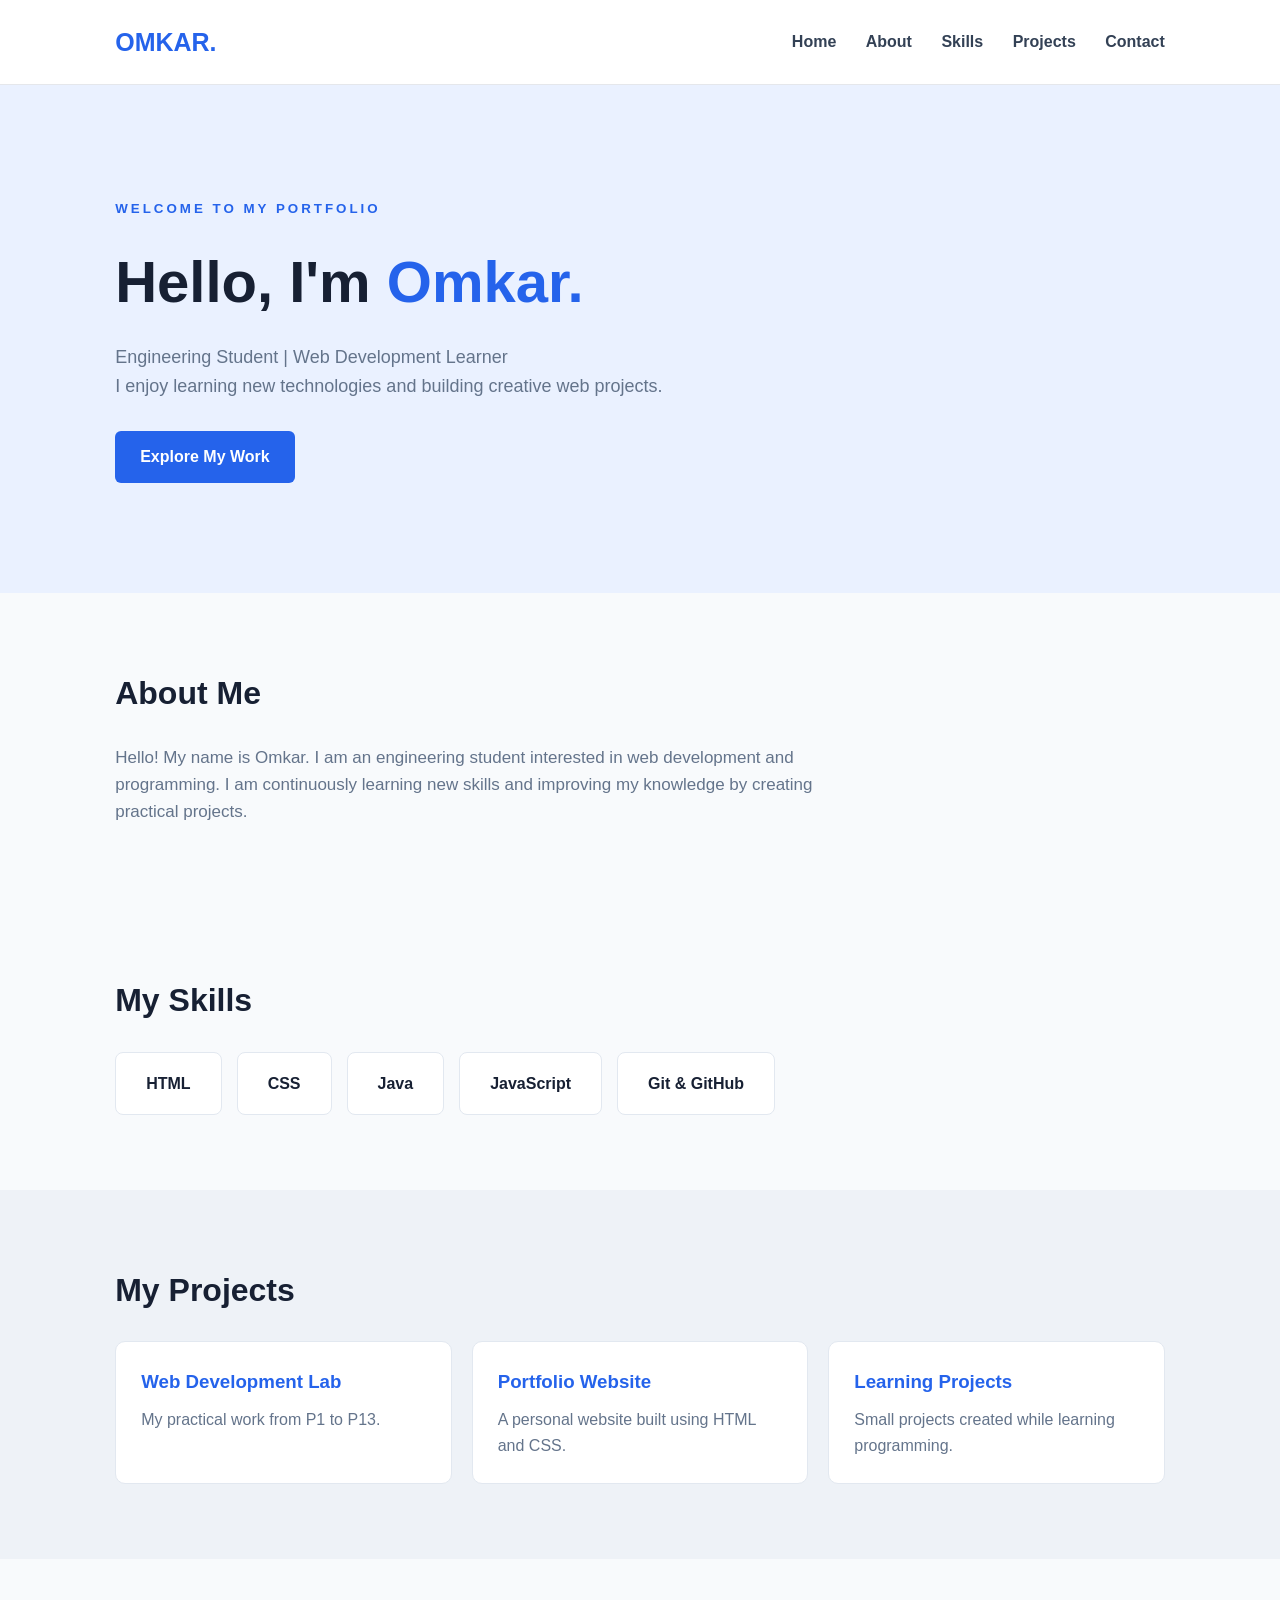
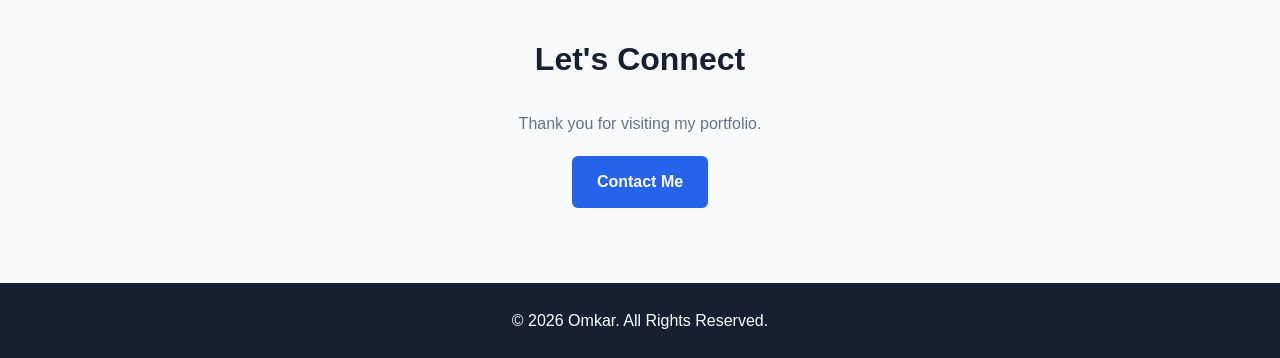
<file: index.html>
<!DOCTYPE html>
<html lang="en">
<head>
    <meta charset="UTF-8">
    <meta name="viewport" content="width=device-width, initial-scale=1.0">
    <title>Omkar | Portfolio</title>

    <style>
        * {
            margin: 0;
            padding: 0;
            box-sizing: border-box;
            scroll-behavior: smooth;
        }

        body {
            font-family: Arial, sans-serif;
            background: #f8fafc;
            color: #172033;
            line-height: 1.6;
        }

        header {
            display: flex;
            justify-content: space-between;
            align-items: center;
            padding: 22px 9%;
            background: white;
            border-bottom: 1px solid #e5e7eb;
        }

        .logo {
            font-size: 25px;
            font-weight: bold;
            color: #2563eb;
        }

        nav a {
            text-decoration: none;
            color: #334155;
            margin-left: 25px;
            font-weight: 600;
        }

        nav a:hover {
            color: #2563eb;
        }

        .hero {
            padding: 110px 9%;
            background: #eaf1ff;
        }

        .hero small {
            color: #2563eb;
            font-weight: bold;
            letter-spacing: 3px;
        }

        .hero h1 {
            font-size: 58px;
            margin: 15px 0;
        }

        .hero h1 span {
            color: #2563eb;
        }

        .hero p {
            max-width: 550px;
            color: #64748b;
            font-size: 18px;
            margin-bottom: 30px;
        }

        .btn {
            display: inline-block;
            background: #2563eb;
            color: white;
            padding: 13px 25px;
            text-decoration: none;
            border-radius: 6px;
            font-weight: bold;
        }

        section {
            padding: 75px 9%;
        }

        .section-title {
            font-size: 32px;
            margin-bottom: 25px;
        }

        .about p {
            max-width: 750px;
            color: #64748b;
            font-size: 17px;
        }

        .skills {
            display: flex;
            flex-wrap: wrap;
            gap: 15px;
        }

        .skill {
            background: white;
            padding: 18px 30px;
            border: 1px solid #e2e8f0;
            border-radius: 8px;
            font-weight: bold;
        }

        .projects {
            background: #eef2f7;
        }

        .project-grid {
            display: grid;
            grid-template-columns: repeat(auto-fit, minmax(220px, 1fr));
            gap: 20px;
        }

        .project {
            background: white;
            padding: 25px;
            border-radius: 10px;
            border: 1px solid #e2e8f0;
            transition: 0.3s;
        }

        .project:hover {
            transform: translateY(-5px);
            box-shadow: 0 10px 25px #00000012;
        }

        .project h3 {
            margin-bottom: 10px;
            color: #2563eb;
        }

        .project p {
            color: #64748b;
        }

        .contact {
            text-align: center;
        }

        .contact p {
            color: #64748b;
            margin-bottom: 20px;
        }

        footer {
            text-align: center;
            padding: 25px;
            background: #172033;
            color: white;
        }

        @media (max-width: 600px) {
            header {
                flex-direction: column;
                gap: 15px;
            }

            nav a {
                margin: 0 7px;
                font-size: 14px;
            }

            .hero h1 {
                font-size: 40px;
            }
        }
    </style>
</head>

<body>

    <header>
        <div class="logo">OMKAR.</div>
        <nav>
            <a href="#home">Home</a>
            <a href="#about">About</a>
            <a href="#skills">Skills</a>
            <a href="#projects">Projects</a>
            <a href="#contact">Contact</a>
        </nav>
    </header>

    <div class="hero" id="home">
        <small>WELCOME TO MY PORTFOLIO</small>
        <h1>Hello, I'm <span>Omkar.</span></h1>
        <p>
            Engineering Student | Web Development Learner
            <br>
            I enjoy learning new technologies and building creative web projects.
        </p>
        <a href="#projects" class="btn">Explore My Work</a>
    </div>

    <section class="about" id="about">
        <h2 class="section-title">About Me</h2>
        <p>
            Hello! My name is Omkar. I am an engineering student
            interested in web development and programming.
            I am continuously learning new skills and improving
            my knowledge by creating practical projects.
        </p>
    </section>

    <section id="skills">
        <h2 class="section-title">My Skills</h2>
        <div class="skills">
            <div class="skill">HTML</div>
            <div class="skill">CSS</div>
            <div class="skill">Java</div>
            <div class="skill">JavaScript</div>
            <div class="skill">Git & GitHub</div>
        </div>
    </section>

    <section class="projects" id="projects">
        <h2 class="section-title">My Projects</h2>
        <div class="project-grid">
            <div class="project">
                <h3>Web Development Lab</h3>
                <p>My practical work from P1 to P13.</p>
            </div>
            <div class="project">
                <h3>Portfolio Website</h3>
                <p>A personal website built using HTML and CSS.</p>
            </div>
            <div class="project">
                <h3>Learning Projects</h3>
                <p>Small projects created while learning programming.</p>
            </div>
        </div>
    </section>

    <section class="contact" id="contact">
        <h2 class="section-title">Let's Connect</h2>
        <p>Thank you for visiting my portfolio.</p>
        <a href="mailto:omkar@example.com" class="btn">Contact Me</a>
    </section>

    <footer>
        © 2026 Omkar. All Rights Reserved.
    </footer>

</body>
</html>
</file>
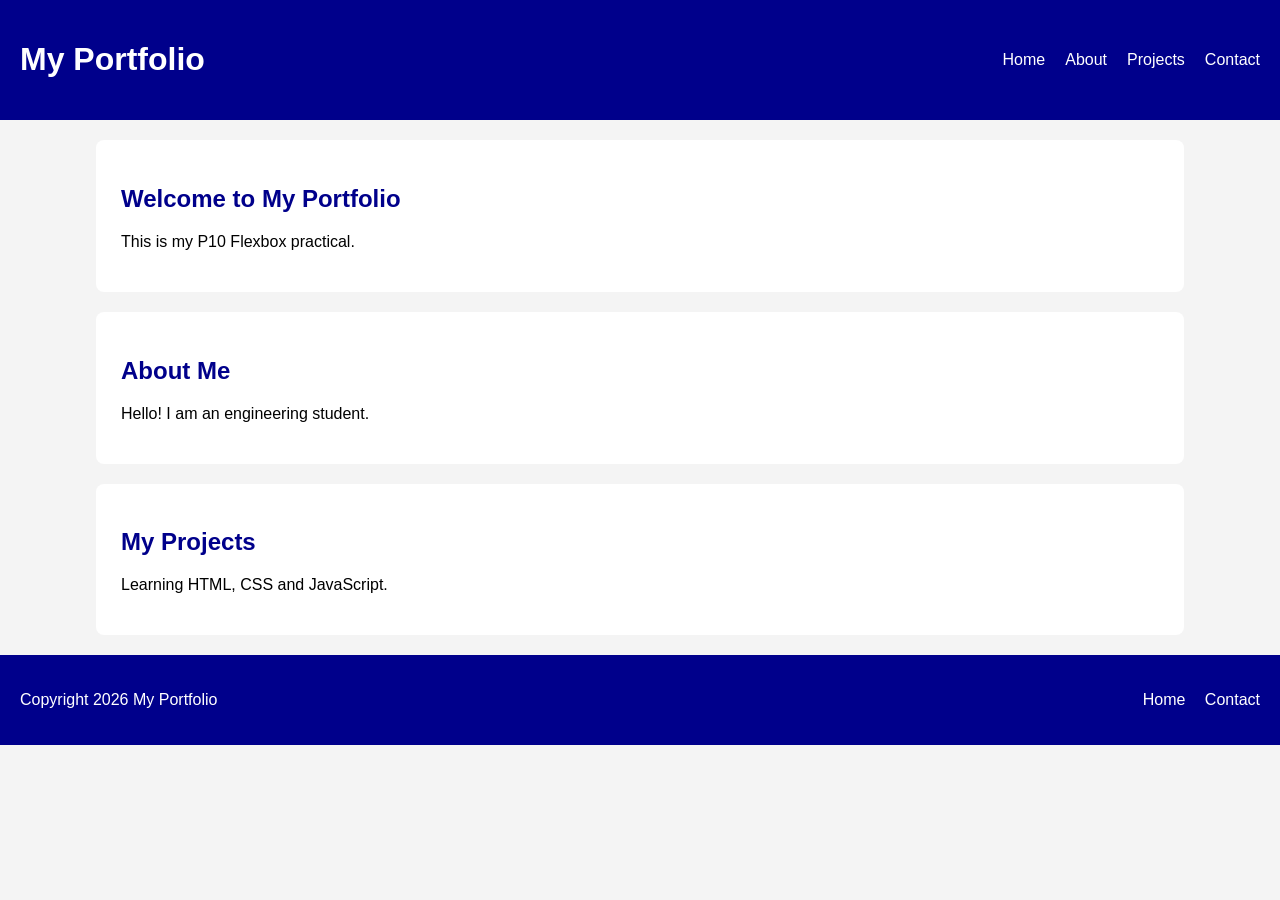
<file: P10/index.html>
<!DOCTYPE html>
<html lang="en">
<head>
    <meta charset="UTF-8">
    <meta name="viewport" content="width=device-width, initial-scale=1.0">
    <title>P10 - Flexbox Header and Footer</title>
    <link rel="stylesheet" href="style.css">
</head>
<body>

    <header class="header">
        <h1>My Portfolio</h1>
        <nav>
            <a href="#home">Home</a>
            <a href="#about">About</a>
            <a href="#projects">Projects</a>
            <a href="#contact">Contact</a>
        </nav>
    </header>

    <main>
        <section id="home">
            <h2>Welcome to My Portfolio</h2>
            <p>This is my P10 Flexbox practical.</p>
        </section>

        <section id="about">
            <h2>About Me</h2>
            <p>Hello! I am an engineering student.</p>
        </section>

        <section id="projects">
            <h2>My Projects</h2>
            <p>Learning HTML, CSS and JavaScript.</p>
        </section>
    </main>

    <footer class="footer">
        <p>Copyright 2026 My Portfolio</p>
        <div>
            <a href="#home">Home</a>
            <a href="#contact">Contact</a>
        </div>
    </footer>

    <script src="script.js"></script>
</body>
</html>
</file>
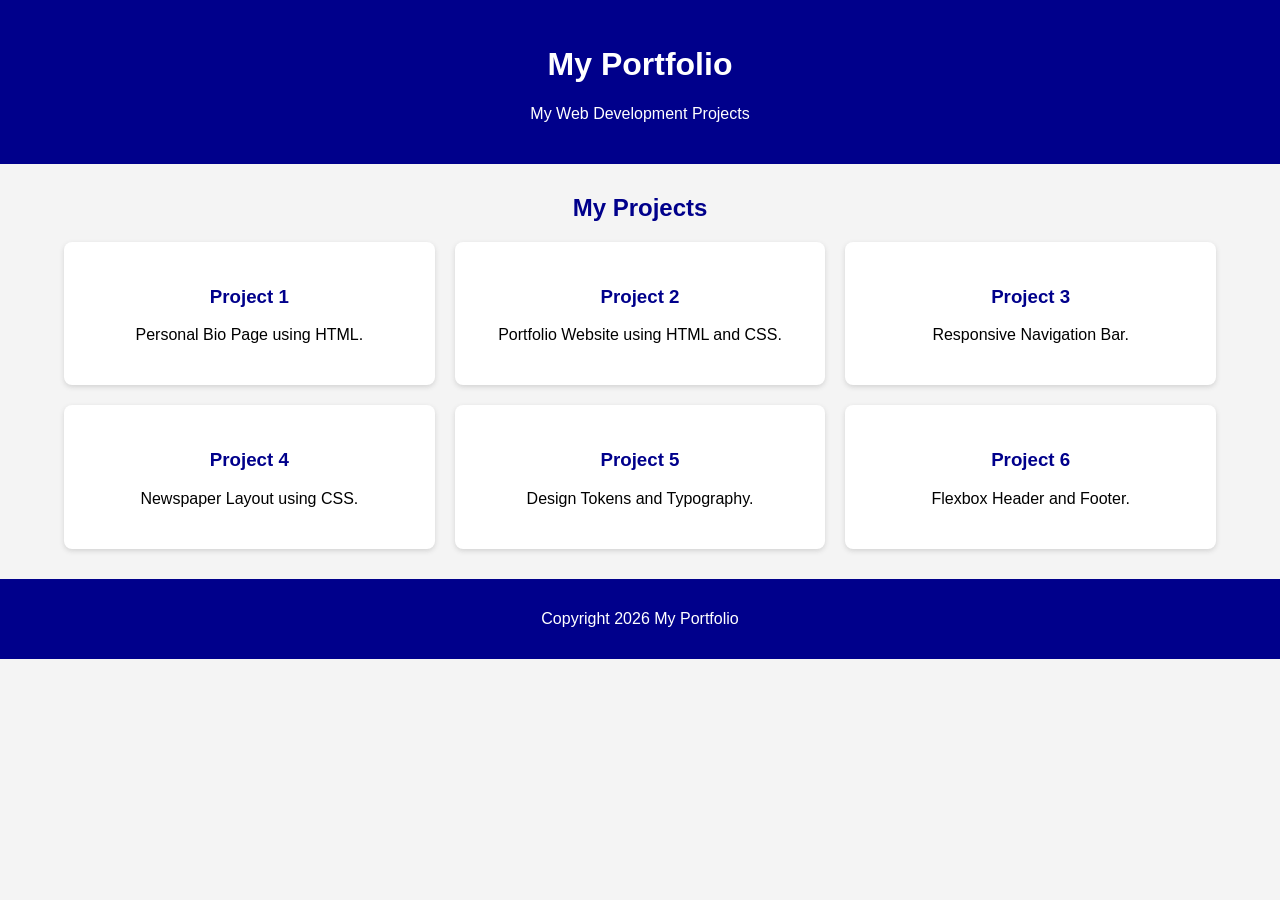
<file: P12/index.html>
<!DOCTYPE html>
<html lang="en">
<head>
    <meta charset="UTF-8">
    <meta name="viewport" content="width=device-width, initial-scale=1.0">
    <title>P12 - CSS Grid Projects</title>
    <link rel="stylesheet" href="style.css">
</head>
<body>

    <header>
        <h1>My Portfolio</h1>
        <p>My Web Development Projects</p>
    </header>

    <main>
        <h2>My Projects</h2>

        <div class="project-grid">

            <div class="project-card">
                <h3>Project 1</h3>
                <p>Personal Bio Page using HTML.</p>
            </div>

            <div class="project-card">
                <h3>Project 2</h3>
                <p>Portfolio Website using HTML and CSS.</p>
            </div>

            <div class="project-card">
                <h3>Project 3</h3>
                <p>Responsive Navigation Bar.</p>
            </div>

            <div class="project-card">
                <h3>Project 4</h3>
                <p>Newspaper Layout using CSS.</p>
            </div>

            <div class="project-card">
                <h3>Project 5</h3>
                <p>Design Tokens and Typography.</p>
            </div>

            <div class="project-card">
                <h3>Project 6</h3>
                <p>Flexbox Header and Footer.</p>
            </div>

        </div>
    </main>

    <footer>
        <p>Copyright 2026 My Portfolio</p>
    </footer>

    <script src="script.js"></script>
</body>
</html>
</file>
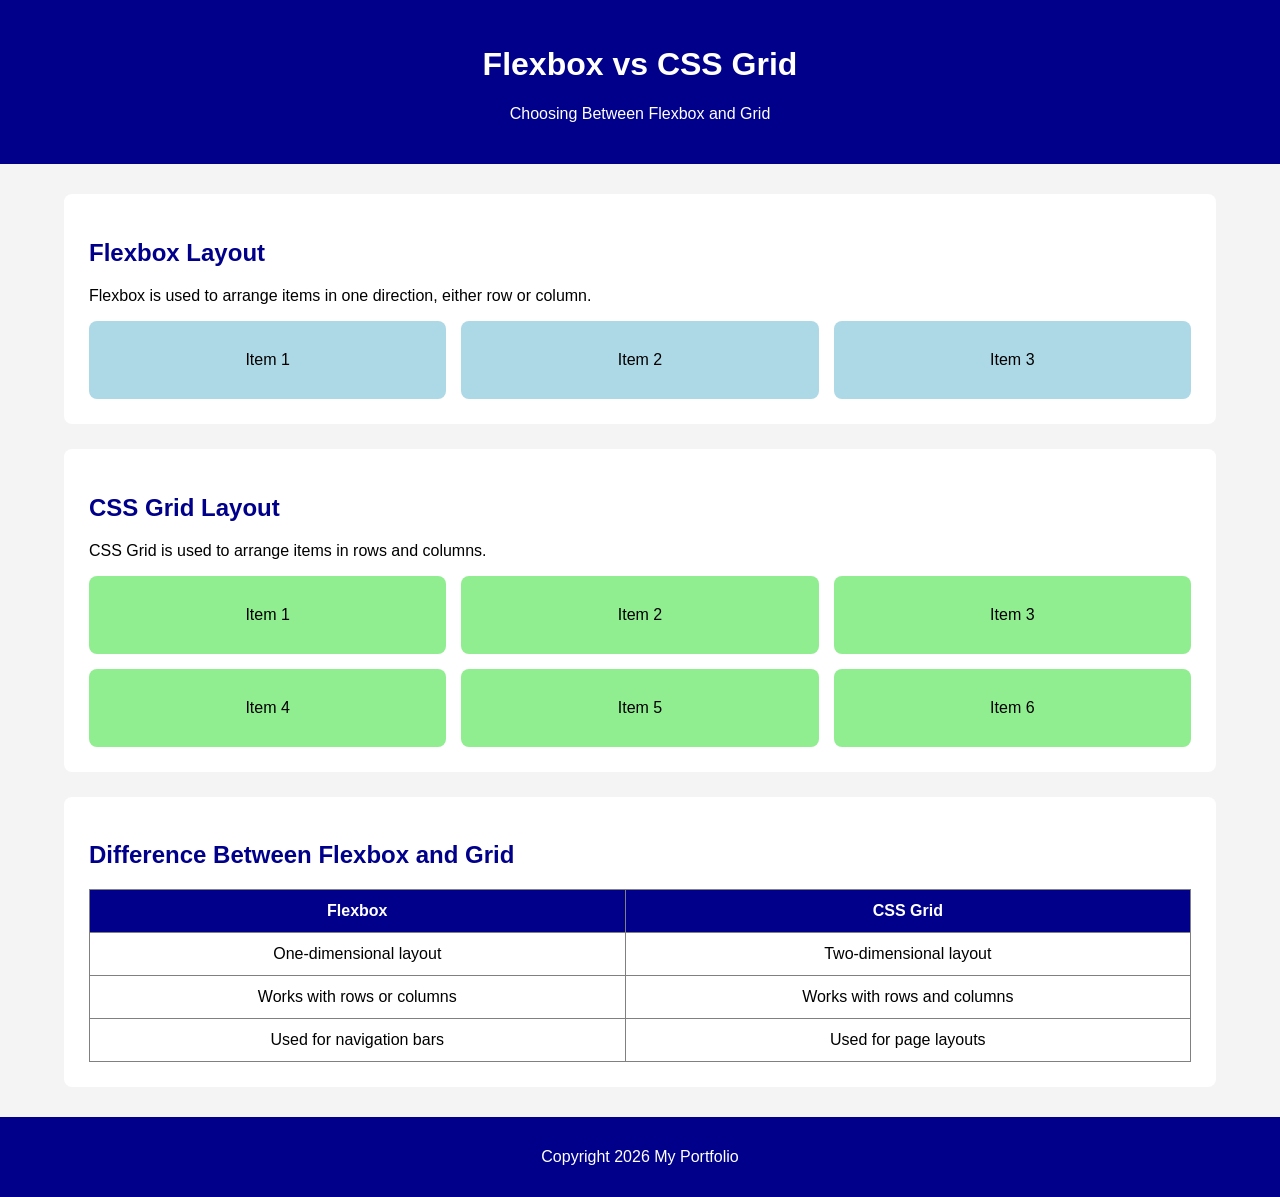
<file: P13/index.html>
<!DOCTYPE html>
<html lang="en">
<head>
    <meta charset="UTF-8">
    <meta name="viewport" content="width=device-width, initial-scale=1.0">
    <title>P13 - Flexbox vs Grid</title>
    <link rel="stylesheet" href="style.css">
</head>
<body>

    <header>
        <h1>Flexbox vs CSS Grid</h1>
        <p>Choosing Between Flexbox and Grid</p>
    </header>

    <main>
        <section>
            <h2>Flexbox Layout</h2>
            <p>Flexbox is used to arrange items in one direction, either row or column.</p>

            <div class="flex-container">
                <div class="flex-item">Item 1</div>
                <div class="flex-item">Item 2</div>
                <div class="flex-item">Item 3</div>
            </div>
        </section>

        <section>
            <h2>CSS Grid Layout</h2>
            <p>CSS Grid is used to arrange items in rows and columns.</p>

            <div class="grid-container">
                <div class="grid-item">Item 1</div>
                <div class="grid-item">Item 2</div>
                <div class="grid-item">Item 3</div>
                <div class="grid-item">Item 4</div>
                <div class="grid-item">Item 5</div>
                <div class="grid-item">Item 6</div>
            </div>
        </section>

        <section>
            <h2>Difference Between Flexbox and Grid</h2>
            <table>
                <tr>
                    <th>Flexbox</th>
                    <th>CSS Grid</th>
                </tr>
                <tr>
                    <td>One-dimensional layout</td>
                    <td>Two-dimensional layout</td>
                </tr>
                <tr>
                    <td>Works with rows or columns</td>
                    <td>Works with rows and columns</td>
                </tr>
                <tr>
                    <td>Used for navigation bars</td>
                    <td>Used for page layouts</td>
                </tr>
            </table>
        </section>
    </main>

    <footer>
        <p>Copyright 2026 My Portfolio</p>
    </footer>

    <script src="script.js"></script>
</body>
</html>
</file>
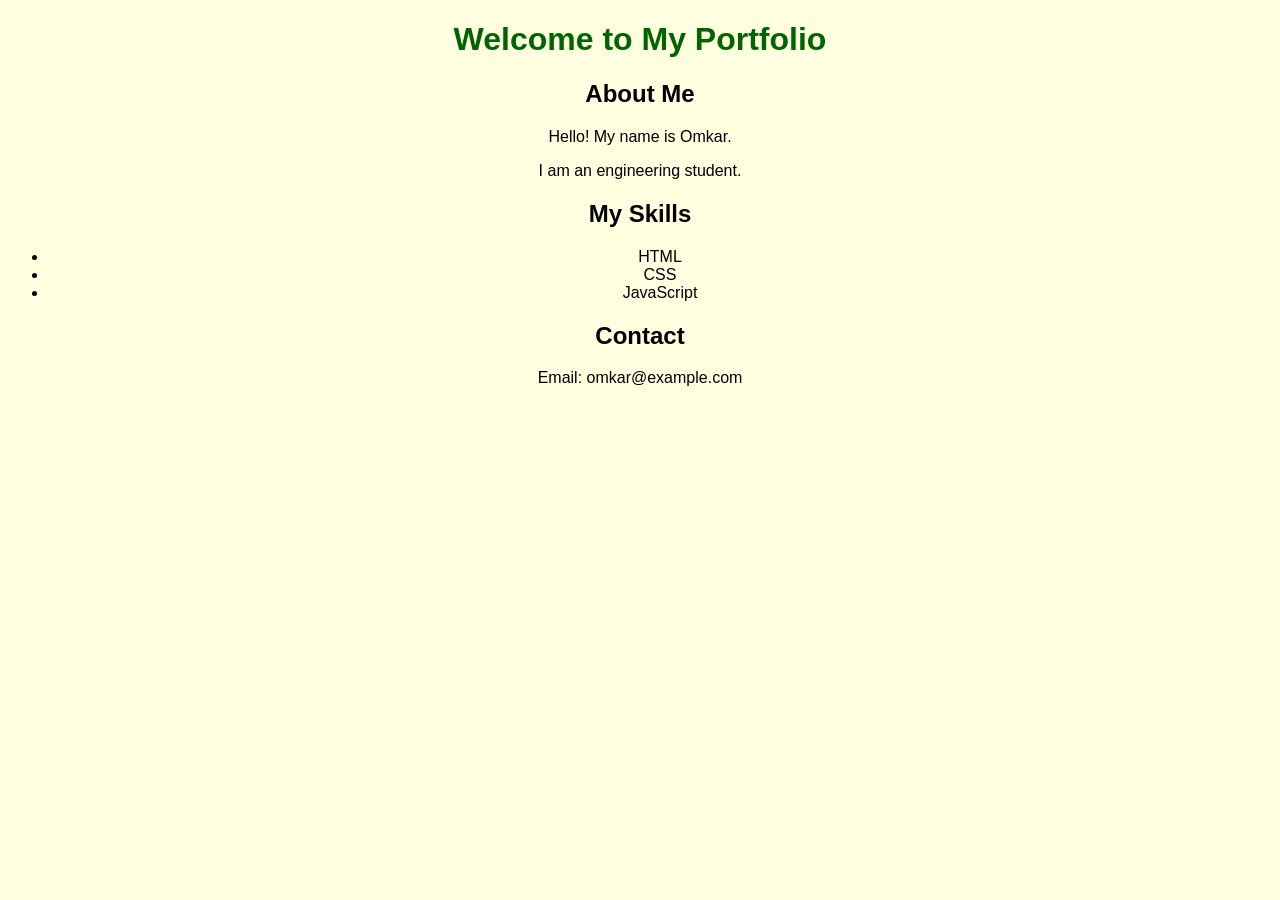
<file: P2/index.html>
<!DOCTYPE html>
<html lang="en">
<head>
    <meta charset="UTF-8">
    <meta name="viewport" content="width=device-width, initial-scale=1.0">
    <title>P2 - Portfolio</title>
    <link rel="stylesheet" href="style.css">
</head>
<body>

    <h1>Welcome to My Portfolio</h1>

    <h2>About Me</h2>
    <p>Hello! My name is Omkar.</p>
    <p>I am an engineering student.</p>

    <h2>My Skills</h2>
    <ul>
        <li>HTML</li>
        <li>CSS</li>
        <li>JavaScript</li>
    </ul>

    <h2>Contact</h2>
    <p>Email: omkar@example.com</p>

    <script src="script.js"></script>
</body>
</html>
</file>
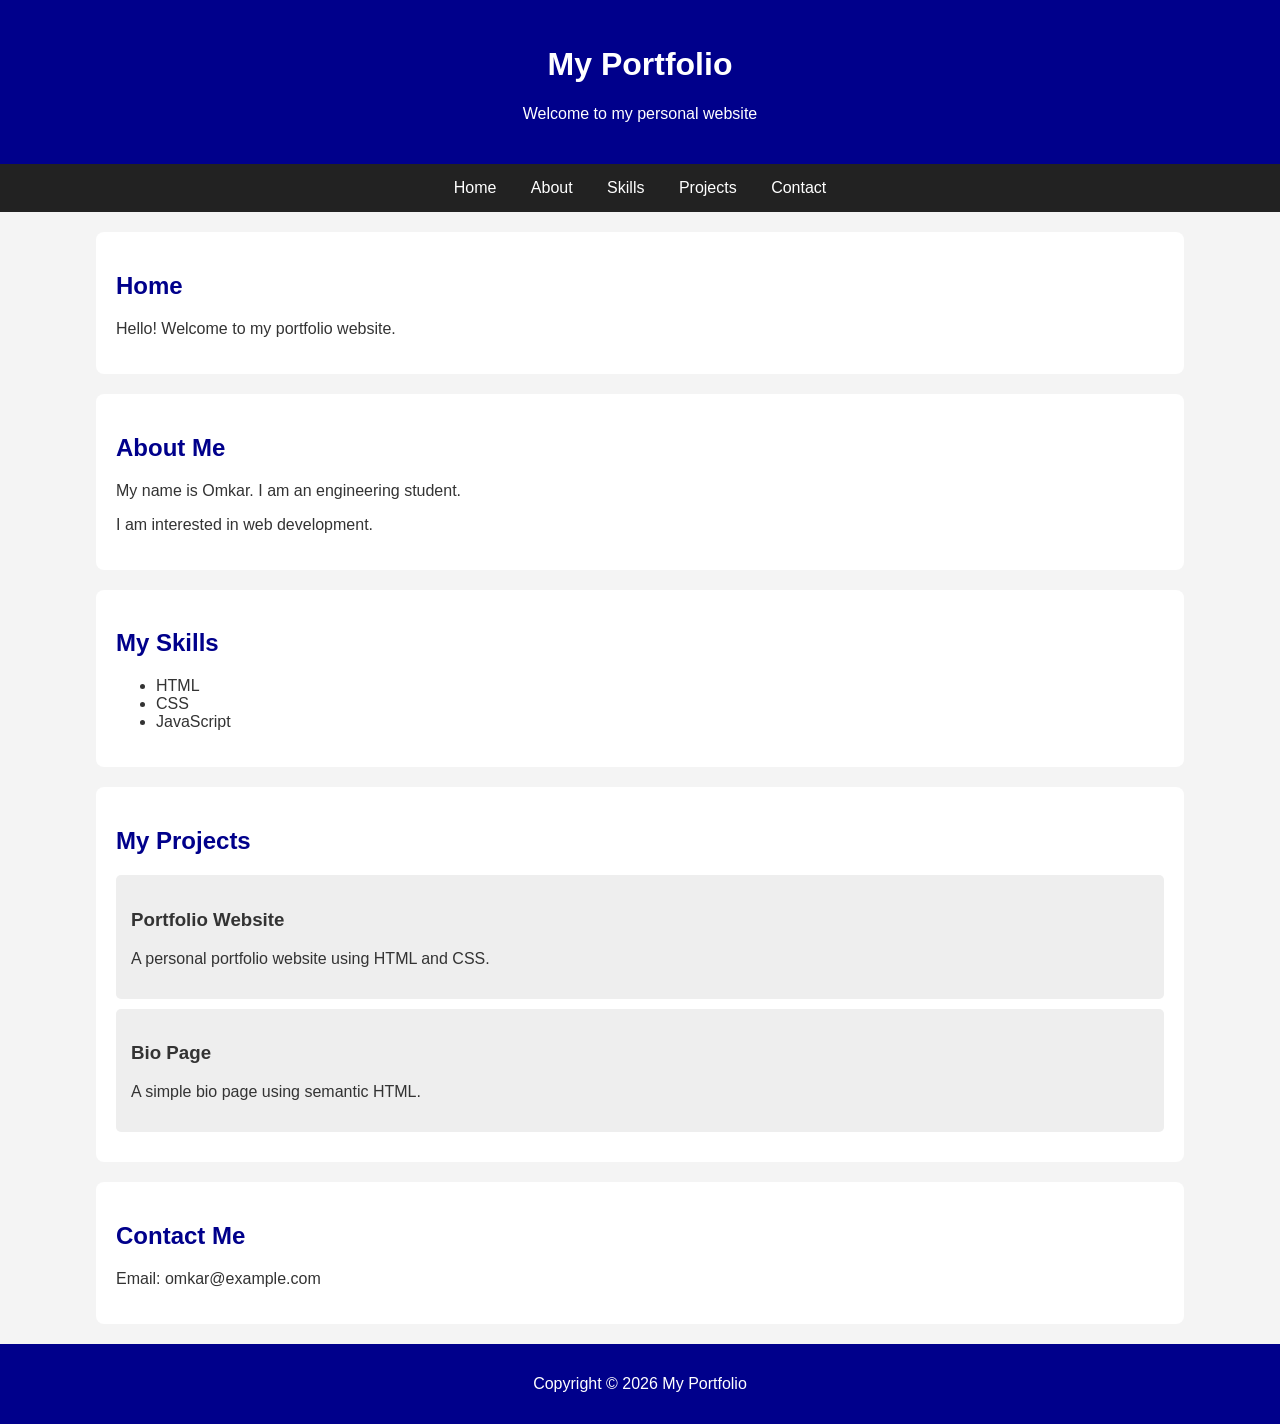
<file: P6/index.html>
<!DOCTYPE html>
<html lang="en">

<head>
    <meta charset="UTF-8">
    <meta name="viewport" content="width=device-width, initial-scale=1.0">
    <title>My Portfolio</title>
    <link rel="stylesheet" href="style.css">
</head>

<body>

    <!-- Header -->
    <header>
        <h1>My Portfolio</h1>
        <p>Welcome to my personal website</p>
    </header>

    <!-- Navigation -->
    <nav>
        <a href="#home">Home</a>
        <a href="#about">About</a>
        <a href="#skills">Skills</a>
        <a href="#projects">Projects</a>
        <a href="#contact">Contact</a>
    </nav>

    <!-- Main Content -->
    <main>

        <!-- Home Section -->
        <section id="home">
            <h2>Home</h2>
            <p>Hello! Welcome to my portfolio website.</p>
        </section>

        <!-- About Section -->
        <section id="about">
            <h2>About Me</h2>
            <p>My name is Omkar. I am an engineering student.</p>
            <p>I am interested in web development.</p>
        </section>

        <!-- Skills Section -->
        <section id="skills">
            <h2>My Skills</h2>
            <ul>
                <li>HTML</li>
                <li>CSS</li>
                <li>JavaScript</li>
            </ul>
        </section>

        <!-- Projects Section -->
        <section id="projects">
            <h2>My Projects</h2>

            <article>
                <h3>Portfolio Website</h3>
                <p>A personal portfolio website using HTML and CSS.</p>
            </article>

            <article>
                <h3>Bio Page</h3>
                <p>A simple bio page using semantic HTML.</p>
            </article>
        </section>

        <!-- Contact Section -->
        <section id="contact">
            <h2>Contact Me</h2>
            <p>Email: omkar@example.com</p>
        </section>

    </main>

    <!-- Footer -->
    <footer>
        <p>Copyright © 2026 My Portfolio</p>
    </footer>

    <script src="script.js"></script>

</body>
</html>
</file>
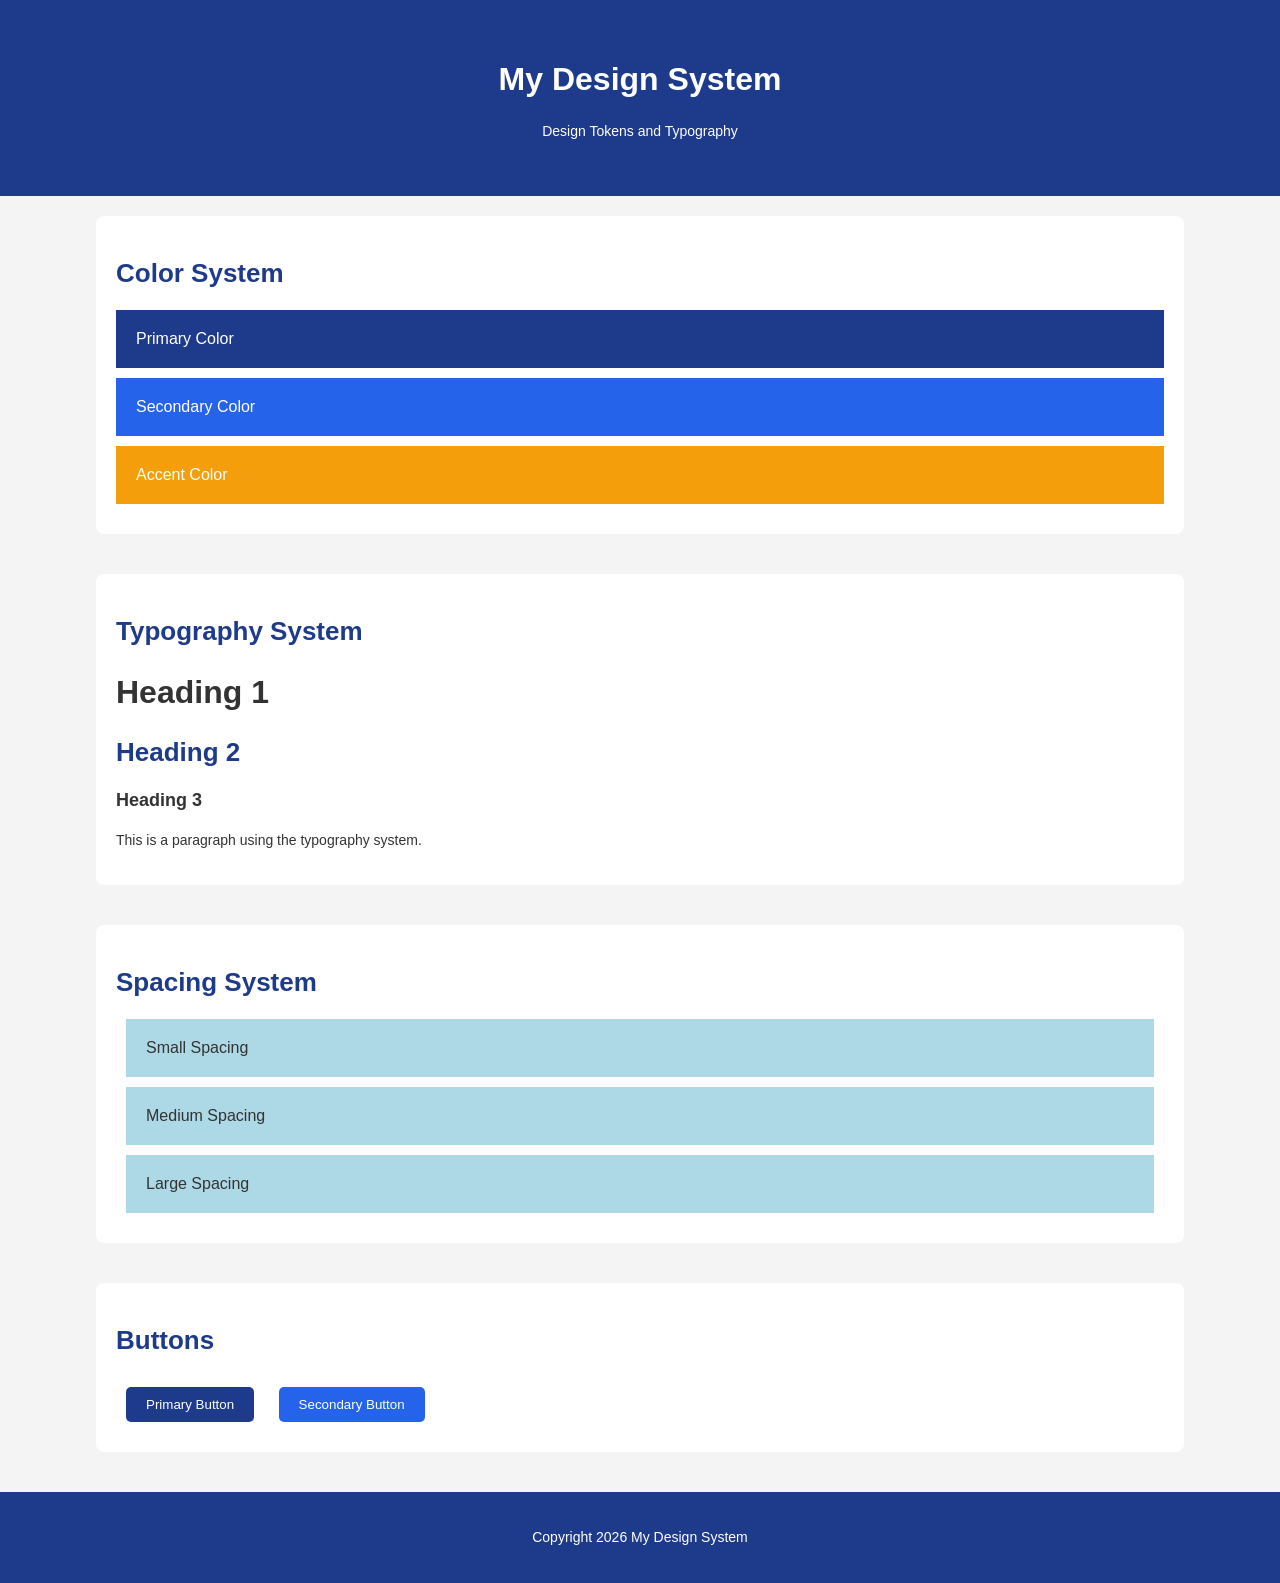
<file: P7/index.html>
<!DOCTYPE html>
<html lang="en">
<head>
    <meta charset="UTF-8">
    <meta name="viewport" content="width=device-width, initial-scale=1.0">
    <title>P7 - Design System</title>
    <link rel="stylesheet" href="style.css">
</head>
<body>

    <header>
        <h1>My Design System</h1>
        <p>Design Tokens and Typography</p>
    </header>

    <main>

        <section>
            <h2>Color System</h2>
            <div class="color-box primary">Primary Color</div>
            <div class="color-box secondary">Secondary Color</div>
            <div class="color-box accent">Accent Color</div>
        </section>

        <section>
            <h2>Typography System</h2>
            <h1>Heading 1</h1>
            <h2>Heading 2</h2>
            <h3>Heading 3</h3>
            <p>This is a paragraph using the typography system.</p>
        </section>

        <section>
            <h2>Spacing System</h2>
            <div class="box">Small Spacing</div>
            <div class="box">Medium Spacing</div>
            <div class="box">Large Spacing</div>
        </section>

        <section>
            <h2>Buttons</h2>
            <button class="btn-primary">Primary Button</button>
            <button class="btn-secondary">Secondary Button</button>
        </section>

    </main>

    <footer>
        <p>Copyright 2026 My Design System</p>
    </footer>

    <script src="script.js"></script>
</body>
</html>
</file>
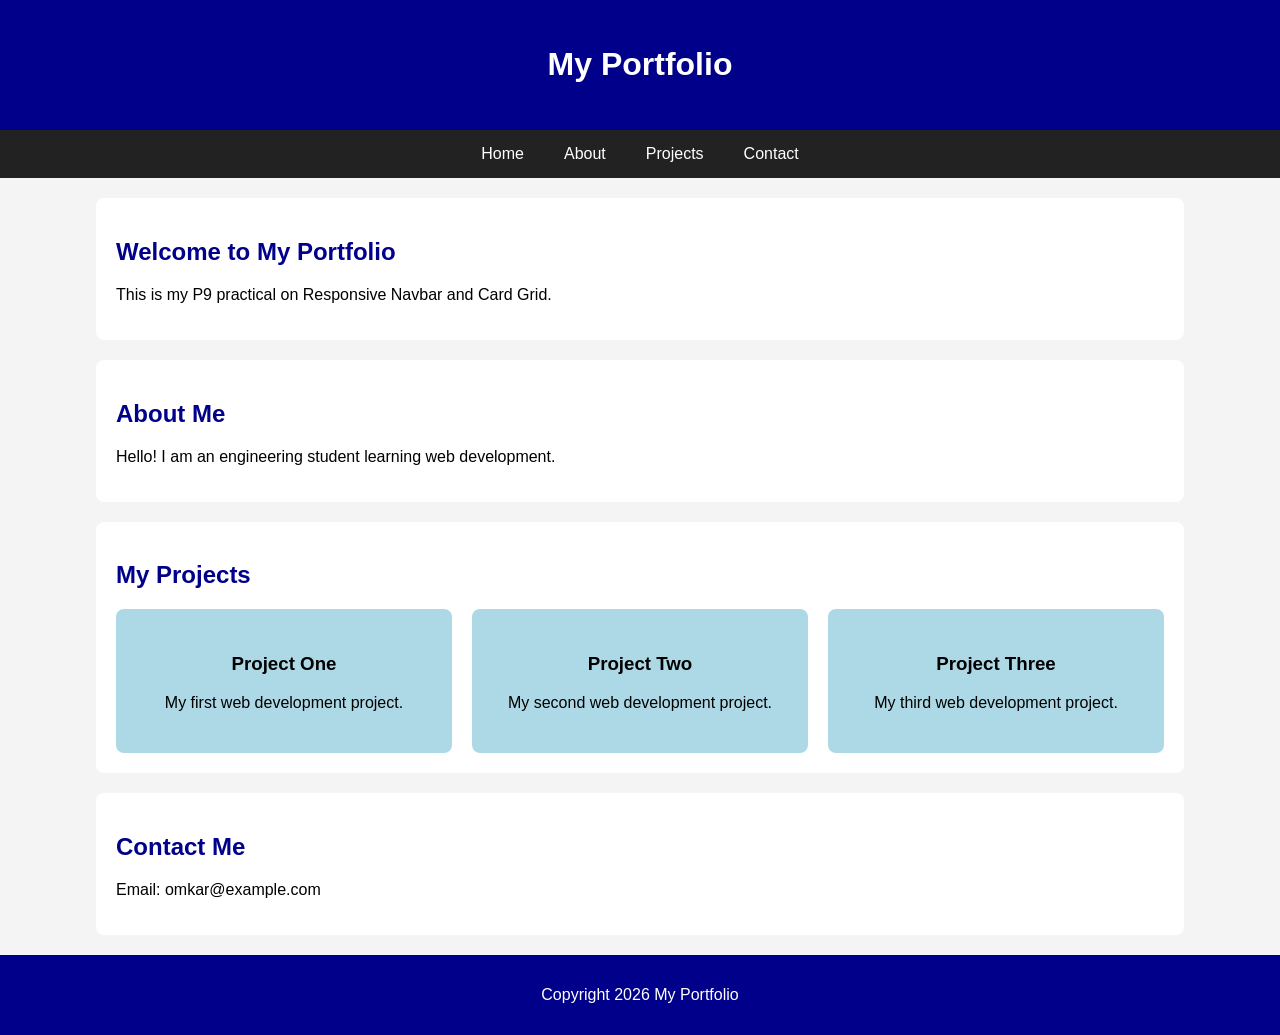
<file: P9/index.html>
<!DOCTYPE html>
<html lang="en">
<head>
    <meta charset="UTF-8">
    <meta name="viewport" content="width=device-width, initial-scale=1.0">
    <title>P9 - Responsive Navbar and Card Grid</title>
    <link rel="stylesheet" href="style.css">
</head>
<body>

    <header>
        <h1>My Portfolio</h1>
    </header>

    <nav>
        <a href="#home">Home</a>
        <a href="#about">About</a>
        <a href="#projects">Projects</a>
        <a href="#contact">Contact</a>
    </nav>

    <main>
        <section id="home">
            <h2>Welcome to My Portfolio</h2>
            <p>This is my P9 practical on Responsive Navbar and Card Grid.</p>
        </section>

        <section id="about">
            <h2>About Me</h2>
            <p>Hello! I am an engineering student learning web development.</p>
        </section>

        <section id="projects">
            <h2>My Projects</h2>

            <div class="card-container">
                <div class="card">
                    <h3>Project One</h3>
                    <p>My first web development project.</p>
                </div>

                <div class="card">
                    <h3>Project Two</h3>
                    <p>My second web development project.</p>
                </div>

                <div class="card">
                    <h3>Project Three</h3>
                    <p>My third web development project.</p>
                </div>
            </div>
        </section>

        <section id="contact">
            <h2>Contact Me</h2>
            <p>Email: omkar@example.com</p>
        </section>
    </main>

    <footer>
        <p>Copyright 2026 My Portfolio</p>
    </footer>

    <script src="script.js"></script>
</body>
</html>
</file>
<file: P10/style.css>
* {
    box-sizing: border-box;
}

body {
    font-family: Arial, sans-serif;
    margin: 0;
    background-color: #f4f4f4;
}

.header {
    background-color: darkblue;
    color: white;
    padding: 20px;
    display: flex;
    justify-content: space-between;
    align-items: center;
}

.header nav {
    display: flex;
    gap: 20px;
}

.header nav a {
    color: white;
    text-decoration: none;
}

.header nav a:hover {
    color: yellow;
}

main {
    width: 85%;
    margin: 20px auto;
}

section {
    background-color: white;
    padding: 25px;
    margin-bottom: 20px;
    border-radius: 8px;
}

h2 {
    color: darkblue;
}

.footer {
    background-color: darkblue;
    color: white;
    padding: 20px;
    display: flex;
    justify-content: space-between;
    align-items: center;
}

.footer a {
    color: white;
    text-decoration: none;
    margin-left: 15px;
}

.footer a:hover {
    color: yellow;
}

@media (max-width: 600px) {
    .header,
    .footer {
        flex-direction: column;
        gap: 15px;
        text-align: center;
    }

    .header nav {
        flex-wrap: wrap;
        justify-content: center;
    }
}
</file>
<file: P12/style.css>
* {
    box-sizing: border-box;
}

body {
    font-family: Arial, sans-serif;
    margin: 0;
    background-color: #f4f4f4;
}

header {
    background-color: darkblue;
    color: white;
    text-align: center;
    padding: 25px;
}

main {
    width: 90%;
    margin: 30px auto;
}

h2 {
    color: darkblue;
    text-align: center;
}

.project-grid {
    display: grid;
    grid-template-columns: repeat(3, 1fr);
    gap: 20px;
}

.project-card {
    background-color: white;
    padding: 25px;
    text-align: center;
    border-radius: 8px;
    box-shadow: 0 2px 5px lightgray;
}

.project-card h3 {
    color: darkblue;
}

.project-card:hover {
    background-color: lightblue;
}

footer {
    background-color: darkblue;
    color: white;
    text-align: center;
    padding: 15px;
}

@media (max-width: 600px) {
    .project-grid {
        grid-template-columns: 1fr;
    }
}
</file>
<file: P13/style.css>
* {
    box-sizing: border-box;
}

body {
    font-family: Arial, sans-serif;
    margin: 0;
    background-color: #f4f4f4;
}

header {
    background-color: darkblue;
    color: white;
    text-align: center;
    padding: 25px;
}

main {
    width: 90%;
    margin: 30px auto;
}

section {
    background-color: white;
    padding: 25px;
    margin-bottom: 25px;
    border-radius: 8px;
}

h2 {
    color: darkblue;
}

.flex-container {
    display: flex;
    justify-content: space-around;
    gap: 15px;
}

.flex-item {
    background-color: lightblue;
    padding: 30px;
    text-align: center;
    flex: 1;
    border-radius: 8px;
}

.grid-container {
    display: grid;
    grid-template-columns: repeat(3, 1fr);
    gap: 15px;
}

.grid-item {
    background-color: lightgreen;
    padding: 30px;
    text-align: center;
    border-radius: 8px;
}

table {
    width: 100%;
    border-collapse: collapse;
}

th, td {
    border: 1px solid gray;
    padding: 12px;
    text-align: center;
}

th {
    background-color: darkblue;
    color: white;
}

footer {
    background-color: darkblue;
    color: white;
    text-align: center;
    padding: 15px;
}

@media (max-width: 600px) {
    .flex-container {
        flex-direction: column;
    }

    .grid-container {
        grid-template-columns: 1fr;
    }
}
</file>
<file: P2/style.css>
body {
    font-family: Arial, sans-serif;
    background-color: lightyellow;
    text-align: center;
}

h1 {
    color: darkgreen;
}
</file>
<file: P6/style.css>
body {
    font-family: Arial, sans-serif;
    margin: 0;
    background-color: #f4f4f4;
    color: #333;
}

header {
    background-color: darkblue;
    color: white;
    text-align: center;
    padding: 25px;
}

nav {
    background-color: #222;
    text-align: center;
    padding: 15px;
}

nav a {
    color: white;
    text-decoration: none;
    margin: 15px;
}

nav a:hover {
    color: yellow;
}

main {
    width: 85%;
    margin: 20px auto;
}

section {
    background-color: white;
    padding: 20px;
    margin-bottom: 20px;
    border-radius: 8px;
}

h2 {
    color: darkblue;
}

article {
    background-color: #eeeeee;
    padding: 15px;
    margin: 10px 0;
    border-radius: 5px;
}

footer {
    background-color: darkblue;
    color: white;
    text-align: center;
    padding: 15px;
}
</file>
<file: P7/style.css>
:root {
    --primary-color: #1e3a8a;
    --secondary-color: #2563eb;
    --accent-color: #f59e0b;

    --font-family: Arial, sans-serif;

    --font-small: 14px;
    --font-medium: 18px;
    --font-large: 32px;

    --space-small: 10px;
    --space-medium: 20px;
    --space-large: 40px;

    --background-color: #f4f4f4;
    --text-color: #333333;
}

body {
    font-family: var(--font-family);
    background-color: var(--background-color);
    color: var(--text-color);
    margin: 0;
}

header {
    background-color: var(--primary-color);
    color: white;
    text-align: center;
    padding: var(--space-large);
}

main {
    width: 85%;
    margin: var(--space-medium) auto;
}

section {
    background-color: white;
    padding: var(--space-medium);
    margin-bottom: var(--space-large);
    border-radius: 8px;
}

h1 {
    font-size: var(--font-large);
}

h2 {
    color: var(--primary-color);
    font-size: 26px;
}

h3 {
    font-size: var(--font-medium);
}

p {
    font-size: var(--font-small);
    line-height: 1.6;
}

.color-box {
    padding: var(--space-medium);
    margin: var(--space-small) 0;
    color: white;
}

.primary {
    background-color: var(--primary-color);
}

.secondary {
    background-color: var(--secondary-color);
}

.accent {
    background-color: var(--accent-color);
}

.box {
    background-color: lightblue;
    padding: var(--space-medium);
    margin: var(--space-small);
}

button {
    padding: var(--space-small) var(--space-medium);
    border: none;
    border-radius: 5px;
    cursor: pointer;
    margin: var(--space-small);
}

.btn-primary {
    background-color: var(--primary-color);
    color: white;
}

.btn-secondary {
    background-color: var(--secondary-color);
    color: white;
}

footer {
    background-color: var(--primary-color);
    color: white;
    text-align: center;
    padding: var(--space-medium);
}
</file>
<file: P9/style.css>
* {
    box-sizing: border-box;
}

body {
    font-family: Arial, sans-serif;
    margin: 0;
    background-color: #f4f4f4;
}

header {
    background-color: darkblue;
    color: white;
    text-align: center;
    padding: 25px;
}

nav {
    background-color: #222;
    display: flex;
    justify-content: center;
    padding: 15px;
}

nav a {
    color: white;
    text-decoration: none;
    margin: 0 20px;
}

nav a:hover {
    color: yellow;
}

main {
    width: 85%;
    margin: 20px auto;
}

section {
    background-color: white;
    padding: 20px;
    margin-bottom: 20px;
    border-radius: 8px;
}

h2 {
    color: darkblue;
}

.card-container {
    display: grid;
    grid-template-columns: repeat(3, 1fr);
    gap: 20px;
}

.card {
    background-color: lightblue;
    padding: 25px;
    text-align: center;
    border-radius: 8px;
}

.card:hover {
    background-color: #bfdbfe;
}

footer {
    background-color: darkblue;
    color: white;
    text-align: center;
    padding: 15px;
}

/* Responsive Design */
@media (max-width: 600px) {
    nav {
        flex-direction: column;
        align-items: center;
        gap: 15px;
    }

    .card-container {
        grid-template-columns: 1fr;
    }

    main {
        width: 95%;
    }
}
</file>
